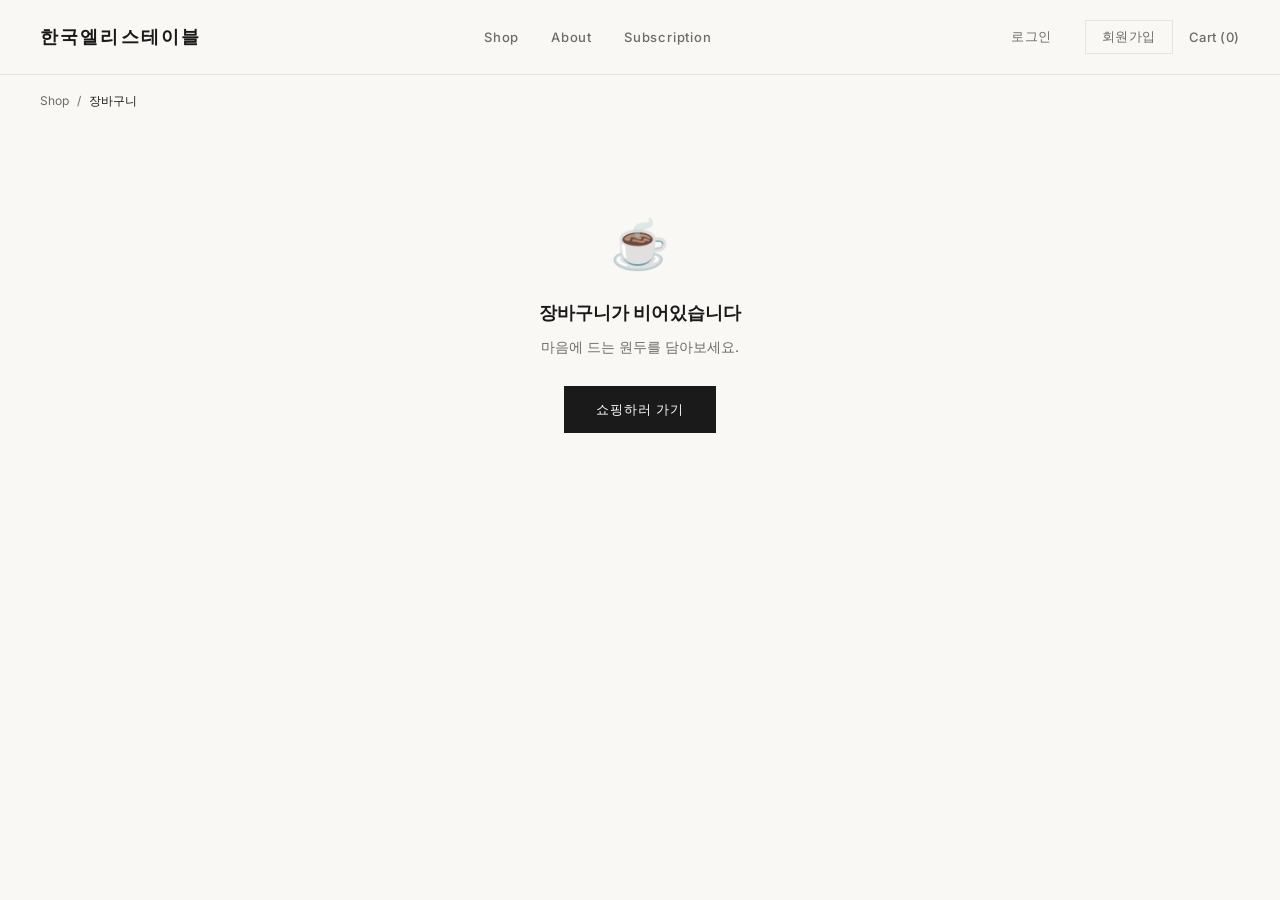
<file: cart.html>
<!DOCTYPE html>
<html lang="ko">
<head>
  <meta charset="UTF-8" />
  <meta name="viewport" content="width=device-width, initial-scale=1.0" />
  <title>장바구니 — 한국엘리스테이블</title>
  <link rel="preconnect" href="https://fonts.googleapis.com" />
  <link rel="preconnect" href="https://fonts.gstatic.com" crossorigin />
  <link href="https://fonts.googleapis.com/css2?family=Inter:wght@400;500;600&display=swap" rel="stylesheet" />
  <link rel="stylesheet" href="css/style.css" />
  <link rel="stylesheet" href="css/cart.css" />
</head>
<body>

  <header class="header">
    <a href="index.html" class="logo">한국엘리스테이블</a>
    <nav class="nav">
      <a href="index.html">Shop</a>
      <a href="about.html">About</a>
      <a href="subscription.html">Subscription</a>
    </nav>
    <div class="header-right" id="headerAuthArea"></div>
  </header>

  <div class="breadcrumb">
    <a href="shop.html">Shop</a>
    <span>/</span>
    <span>장바구니</span>
  </div>

  <!-- 장바구니 비었을 때 -->
  <div class="cart-empty" id="cartEmpty" style="display:none">
    <p class="cart-empty-icon">☕</p>
    <p class="cart-empty-title">장바구니가 비어있습니다</p>
    <p class="cart-empty-desc">마음에 드는 원두를 담아보세요.</p>
    <a href="shop.html" class="btn-go-shop">쇼핑하러 가기</a>
  </div>

  <!-- 장바구니 본문 -->
  <main class="cart-layout" id="cartLayout">

    <section class="cart-items-section">
      <div class="cart-section-header">
        <h2 class="cart-title">장바구니</h2>
        <button class="btn-clear-cart" onclick="clearCart()">전체 삭제</button>
      </div>
      <div id="cartList"></div>
    </section>

    <aside class="cart-summary">
      <h2 class="block-title">주문 요약</h2>
      <div class="cart-summary-rows">
        <div class="cart-summary-row">
          <span>상품 금액</span>
          <span id="cartSubtotal">—</span>
        </div>
        <div class="cart-summary-row">
          <span>배송비</span>
          <span id="cartShipping">—</span>
        </div>
        <div class="cart-summary-total">
          <span>최종 결제 금액</span>
          <span id="cartTotal">—</span>
        </div>
      </div>
      <p class="cart-shipping-notice" id="cartShippingNotice"></p>
      <button class="btn-checkout" onclick="proceedToCheckout()">주문하기</button>
      <a href="index.html" class="btn-continue-shopping">쇼핑 계속하기</a>
    </aside>

  </main>

  <script src="js/auth.js"></script>
  <script src="js/cart.js"></script>
</body>
</html>
</file>
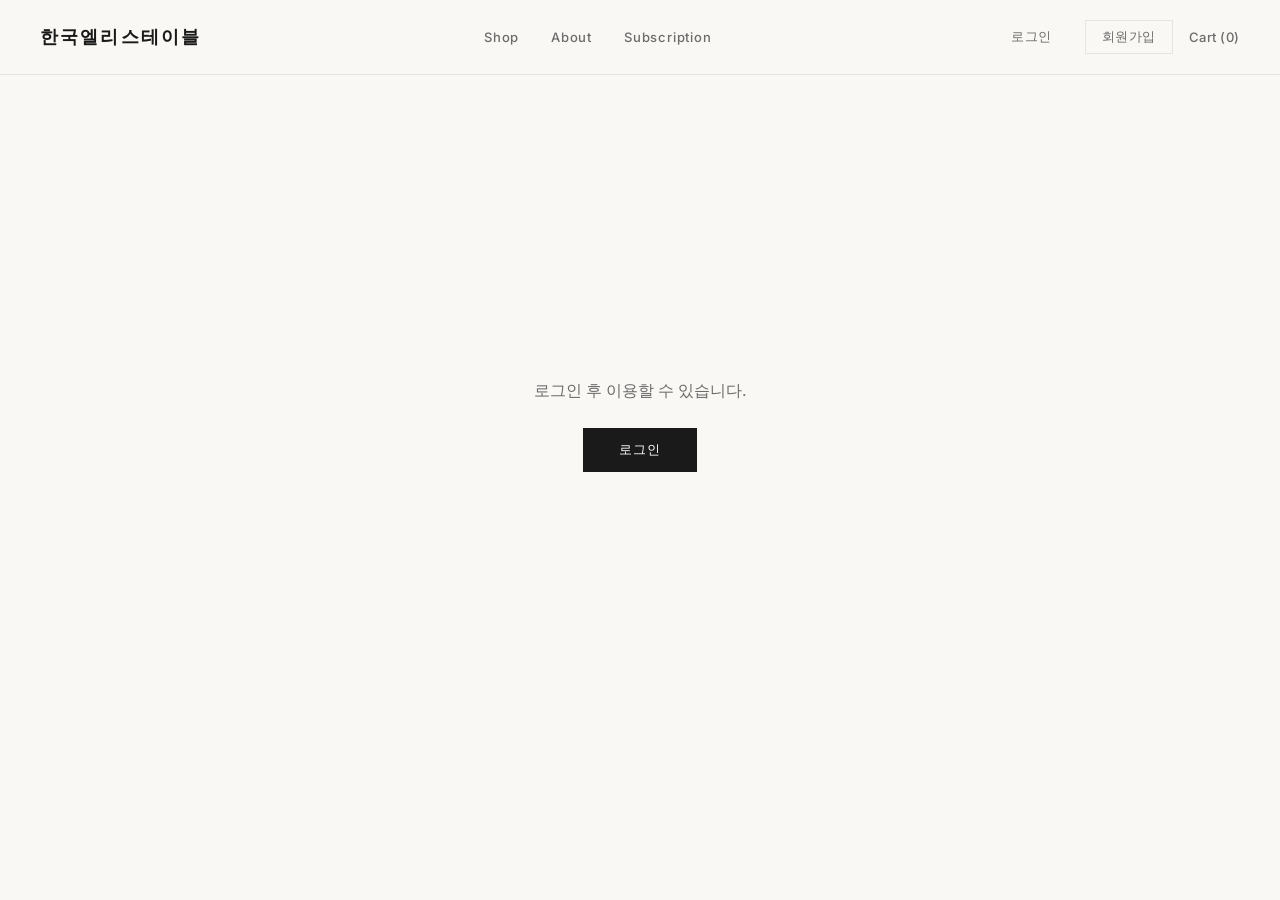
<file: mypage.html>
<!DOCTYPE html>
<html lang="ko">
<head>
  <meta charset="UTF-8" />
  <meta name="viewport" content="width=device-width, initial-scale=1.0" />
  <title>마이페이지 — 한국엘리스테이블</title>
  <link rel="preconnect" href="https://fonts.googleapis.com" />
  <link rel="preconnect" href="https://fonts.gstatic.com" crossorigin />
  <link href="https://fonts.googleapis.com/css2?family=Inter:wght@400;500;600&display=swap" rel="stylesheet" />
  <link rel="stylesheet" href="css/style.css" />
  <link rel="stylesheet" href="css/mypage.css" />
</head>
<body>

  <header class="header">
    <a href="index.html" class="logo">한국엘리스테이블</a>
    <nav class="nav">
      <a href="index.html">Shop</a>
      <a href="about.html">About</a>
      <a href="subscription.html">Subscription</a>
    </nav>
    <div class="header-right" id="headerAuthArea"></div>
  </header>

  <main class="mypage-layout" id="mypageMain" style="display:none">

    <!-- 왼쪽: 프로필 -->
    <aside class="mypage-sidebar">
      <div class="mypage-avatar" id="mypageAvatar"></div>
      <p class="mypage-name" id="mypageName"></p>
      <p class="mypage-email" id="mypageEmail"></p>
      <p class="mypage-joined" id="mypageJoined"></p>
      <div class="mypage-divider"></div>
      <nav class="mypage-nav">
        <button class="mypage-nav-btn active" onclick="showTab('orders')">주문 이력</button>
        <button class="mypage-nav-btn" onclick="showTab('subs')">구독 현황</button>
      </nav>
      <button class="mypage-logout-btn" onclick="authLogout(); location.href='index.html'">로그아웃</button>
    </aside>

    <!-- 오른쪽: 내용 -->
    <section class="mypage-content">

      <!-- 주문 이력 탭 -->
      <div id="tabOrders">
        <h2 class="mypage-section-title">주문 이력</h2>
        <div id="myOrderList"></div>
      </div>

      <!-- 구독 현황 탭 -->
      <div id="tabSubs" style="display:none">
        <h2 class="mypage-section-title">구독 현황</h2>
        <div id="mySubList"></div>
      </div>

    </section>
  </main>

  <!-- 비로그인 안내 -->
  <div class="mypage-login-prompt" id="mypagePrompt" style="display:none">
    <p class="mypage-prompt-text">로그인 후 이용할 수 있습니다.</p>
    <button class="btn-buy" style="width:auto;padding:13px 36px" onclick="openLoginModal()">로그인</button>
  </div>

  <script src="js/auth.js"></script>
  <script>
    function initMypage() {
      const session = getSession();
      if (!session) {
        document.getElementById('mypagePrompt').style.display = 'flex';
        return;
      }

      document.getElementById('mypageMain').style.display = 'grid';

      // 프로필
      const users   = JSON.parse(localStorage.getItem('beans_users') || '[]');
      const user    = users.find(u => u.email === session.email) || session;
      document.getElementById('mypageAvatar').textContent = session.name.charAt(0);
      document.getElementById('mypageName').textContent   = session.name;
      document.getElementById('mypageEmail').textContent  = session.email;
      document.getElementById('mypageJoined').textContent =
        user.joinedAt ? '가입일 · ' + formatDate(user.joinedAt) : '';

      // 주문 이력
      const orders = JSON.parse(localStorage.getItem('beans_orders') || '[]')
        .filter(o => o.email === session.email);
      const orderEl = document.getElementById('myOrderList');
      if (orders.length === 0) {
        orderEl.innerHTML = '<p class="mypage-empty">주문 이력이 없습니다.</p>';
      } else {
        orderEl.innerHTML = orders.map(o => `
          <div class="my-order-card">
            <div class="my-order-top">
              <span class="my-order-no">${o.orderNo}</span>
              <span class="my-order-date">${formatDate(o.createdAt)}</span>
              <span class="my-order-badge" style="background:${STATUS_COLORS[o.status]||'#888'}">${o.status}</span>
            </div>
            <div class="my-order-body">
              <p class="my-order-product">${o.product}</p>
              <p class="my-order-amount">${o.amount}</p>
              <p class="my-order-meta">${o.payment} · ${o.address}</p>
            </div>
          </div>
        `).join('');
      }

      // 구독 현황
      const subs = JSON.parse(localStorage.getItem('beans_subscriptions') || '[]')
        .filter(s => s.email === session.email);
      const subEl = document.getElementById('mySubList');
      if (subs.length === 0) {
        subEl.innerHTML = '<p class="mypage-empty">구독 내역이 없습니다. <a href="subscription.html" style="color:#1A1A1A;font-weight:500;">구독 신청하기 →</a></p>';
      } else {
        subEl.innerHTML = subs.map(s => `
          <div class="my-order-card">
            <div class="my-order-top">
              <span class="my-order-no">${s.plan} 플랜 · ${s.weight}</span>
              <span class="my-order-date">${formatDate(s.createdAt)}</span>
              <span class="my-order-badge" style="background:#1D4ED8">${s.status || '신청완료'}</span>
            </div>
            <div class="my-order-body">
              <p class="my-order-product">월 ${s.frequency}회 · ${s.grind}</p>
              <p class="my-order-meta">신청일 ${formatDate(s.createdAt)}</p>
            </div>
          </div>
        `).join('');
      }
    }

    const STATUS_COLORS = {
      '주문완료':'#B45309','배송준비중':'#1D4ED8','배송중':'#6D28D9','배송완료':'#2D6A4F','취소':'#C0392B'
    };

    function formatDate(iso) {
      if (!iso) return '—';
      const d = new Date(iso);
      return `${d.getFullYear()}.${String(d.getMonth()+1).padStart(2,'0')}.${String(d.getDate()).padStart(2,'0')}`;
    }

    function showTab(tab) {
      document.getElementById('tabOrders').style.display = tab === 'orders' ? '' : 'none';
      document.getElementById('tabSubs').style.display   = tab === 'subs'   ? '' : 'none';
      document.querySelectorAll('.mypage-nav-btn').forEach((b, i) => {
        b.classList.toggle('active', (i === 0 && tab === 'orders') || (i === 1 && tab === 'subs'));
      });
    }

    initMypage();
  </script>
</body>
</html>
</file>
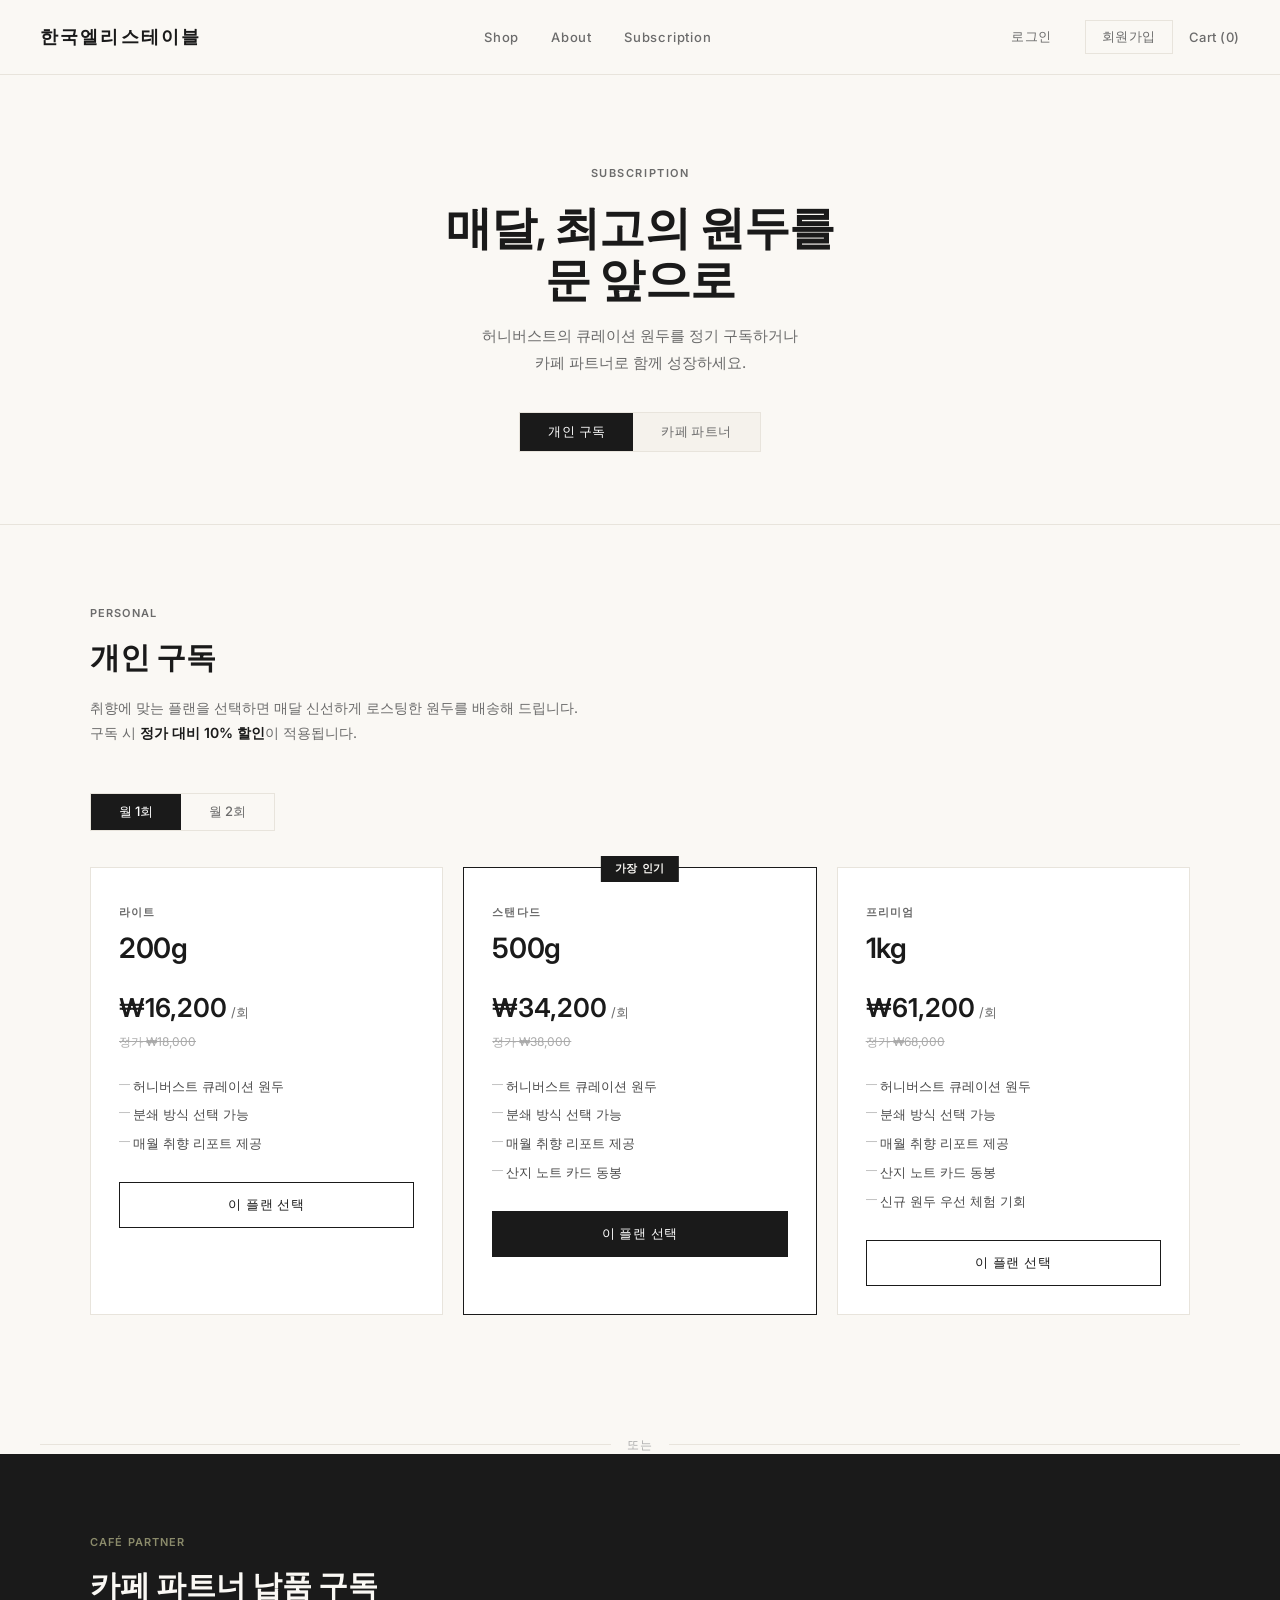
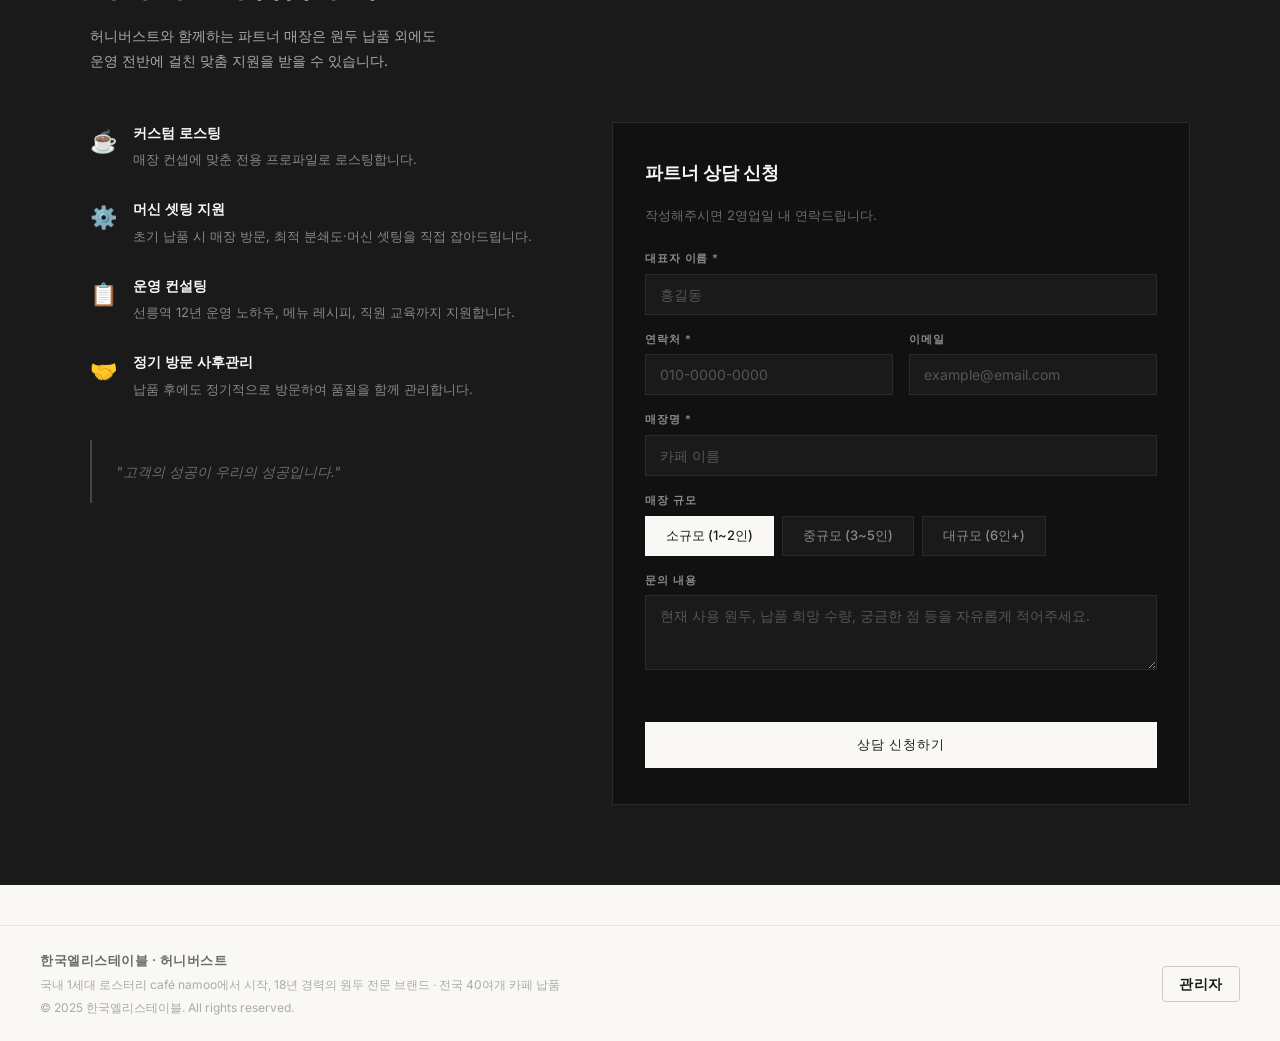
<file: subscription.html>
<!DOCTYPE html>
<html lang="ko">
<head>
  <meta charset="UTF-8" />
  <meta name="viewport" content="width=device-width, initial-scale=1.0" />
  <title>Subscription — 한국엘리스테이블</title>
  <link rel="preconnect" href="https://fonts.googleapis.com" />
  <link rel="preconnect" href="https://fonts.gstatic.com" crossorigin />
  <link href="https://fonts.googleapis.com/css2?family=Inter:wght@400;500;600&display=swap" rel="stylesheet" />
  <link rel="stylesheet" href="css/style.css" />
  <link rel="stylesheet" href="css/subscription.css" />
</head>
<body>

  <!-- HEADER -->
  <header class="header">
    <a href="index.html" class="logo">한국엘리스테이블</a>
    <nav class="nav">
      <a href="index.html">Shop</a>
      <a href="about.html">About</a>
      <a href="subscription.html" class="active">Subscription</a>
    </nav>
    <div class="header-right" id="headerAuthArea"></div>
  </header>

  <!-- HERO -->
  <section class="sub-hero">
    <p class="sub-hero-label">SUBSCRIPTION</p>
    <h1 class="sub-hero-title">매달, 최고의 원두를<br>문 앞으로</h1>
    <p class="sub-hero-desc">허니버스트의 큐레이션 원두를 정기 구독하거나<br>카페 파트너로 함께 성장하세요.</p>
    <div class="sub-hero-tabs">
      <button class="hero-tab active" onclick="scrollToSection('personal')">개인 구독</button>
      <button class="hero-tab" onclick="scrollToSection('partner')">카페 파트너</button>
    </div>
  </section>

  <!-- ======================== -->
  <!-- A. 개인 구독              -->
  <!-- ======================== -->
  <section class="sub-section" id="personal">
    <div class="sub-inner">
      <div class="sub-section-header">
        <p class="section-label">PERSONAL</p>
        <h2 class="sub-heading">개인 구독</h2>
        <p class="sub-desc">취향에 맞는 플랜을 선택하면 매달 신선하게 로스팅한 원두를 배송해 드립니다.<br>구독 시 <strong>정가 대비 10% 할인</strong>이 적용됩니다.</p>
      </div>

      <!-- 배송 주기 토글 -->
      <div class="frequency-toggle">
        <button class="freq-btn active" id="freq1" onclick="setFrequency(1)">월 1회</button>
        <button class="freq-btn" id="freq2" onclick="setFrequency(2)">월 2회</button>
      </div>

      <!-- 플랜 카드 -->
      <div class="plan-cards">

        <div class="plan-card" id="plan-light">
          <div class="plan-card-inner">
            <p class="plan-name">라이트</p>
            <p class="plan-weight">200g</p>
            <p class="plan-price-wrap">
              <span class="plan-price" id="price-light">₩16,200</span>
              <span class="plan-price-unit">/회</span>
            </p>
            <p class="plan-original" id="original-light">정가 ₩18,000</p>
            <ul class="plan-features">
              <li>허니버스트 큐레이션 원두</li>
              <li>분쇄 방식 선택 가능</li>
              <li>매월 취향 리포트 제공</li>
            </ul>
            <button class="btn-plan" onclick="openPersonalForm('라이트', '200g')">이 플랜 선택</button>
          </div>
        </div>

        <div class="plan-card plan-card--featured" id="plan-standard">
          <div class="plan-badge">가장 인기</div>
          <div class="plan-card-inner">
            <p class="plan-name">스탠다드</p>
            <p class="plan-weight">500g</p>
            <p class="plan-price-wrap">
              <span class="plan-price" id="price-standard">₩34,200</span>
              <span class="plan-price-unit">/회</span>
            </p>
            <p class="plan-original" id="original-standard">정가 ₩38,000</p>
            <ul class="plan-features">
              <li>허니버스트 큐레이션 원두</li>
              <li>분쇄 방식 선택 가능</li>
              <li>매월 취향 리포트 제공</li>
              <li>산지 노트 카드 동봉</li>
            </ul>
            <button class="btn-plan btn-plan--featured" onclick="openPersonalForm('스탠다드', '500g')">이 플랜 선택</button>
          </div>
        </div>

        <div class="plan-card" id="plan-premium">
          <div class="plan-card-inner">
            <p class="plan-name">프리미엄</p>
            <p class="plan-weight">1kg</p>
            <p class="plan-price-wrap">
              <span class="plan-price" id="price-premium">₩61,200</span>
              <span class="plan-price-unit">/회</span>
            </p>
            <p class="plan-original" id="original-premium">정가 ₩68,000</p>
            <ul class="plan-features">
              <li>허니버스트 큐레이션 원두</li>
              <li>분쇄 방식 선택 가능</li>
              <li>매월 취향 리포트 제공</li>
              <li>산지 노트 카드 동봉</li>
              <li>신규 원두 우선 체험 기회</li>
            </ul>
            <button class="btn-plan" onclick="openPersonalForm('프리미엄', '1kg')">이 플랜 선택</button>
          </div>
        </div>

      </div>

      <!-- 개인 구독 신청 폼 (숨김) -->
      <div class="inline-form" id="personalForm" style="display:none">
        <div class="inline-form-header">
          <h3 class="inline-form-title" id="personalFormTitle">구독 신청</h3>
          <button class="inline-form-close" onclick="closePersonalForm()">×</button>
        </div>
        <div class="inline-form-body">
          <div class="form-row-2">
            <div class="form-group">
              <label class="form-label">이름 <span class="required">*</span></label>
              <input type="text" id="pName" class="form-input" placeholder="홍길동" />
            </div>
            <div class="form-group">
              <label class="form-label">연락처 <span class="required">*</span></label>
              <input type="tel" id="pPhone" class="form-input" placeholder="010-0000-0000" />
            </div>
          </div>
          <div class="form-group">
            <label class="form-label">이메일 <span class="required">*</span></label>
            <input type="email" id="pEmail" class="form-input" placeholder="example@email.com" />
          </div>
          <div class="form-group">
            <label class="form-label">분쇄 방식</label>
            <div class="option-buttons">
              <button type="button" class="option-btn selected" id="grind-whole" onclick="selectGrind(this)">홀빈</button>
              <button type="button" class="option-btn" onclick="selectGrind(this)">에스프레소</button>
              <button type="button" class="option-btn" onclick="selectGrind(this)">드립</button>
              <button type="button" class="option-btn" onclick="selectGrind(this)">콜드브루</button>
            </div>
          </div>
          <div class="form-group">
            <label class="form-label">커피 취향 (선택)</label>
            <textarea class="form-textarea" id="pTaste" rows="2" placeholder="예) 산미 없는 고소한 커피, 플로럴하고 밝은 커피 등"></textarea>
          </div>
          <p class="form-error" id="personalError"></p>
          <button class="btn-submit-form" onclick="submitPersonal()">구독 신청하기</button>
        </div>
      </div>

    </div>
  </section>

  <!-- 구분선 -->
  <div class="section-divider">
    <span>또는</span>
  </div>

  <!-- ======================== -->
  <!-- B. 카페 파트너            -->
  <!-- ======================== -->
  <section class="sub-section sub-section--dark" id="partner">
    <div class="sub-inner">
      <div class="sub-section-header">
        <p class="section-label" style="color:#8B8B6B;">CAFÉ PARTNER</p>
        <h2 class="sub-heading" style="color:#FAF8F4;">카페 파트너 납품 구독</h2>
        <p class="sub-desc" style="color:#AAAAAA;">허니버스트와 함께하는 파트너 매장은 원두 납품 외에도<br>운영 전반에 걸친 맞춤 지원을 받을 수 있습니다.</p>
      </div>

      <div class="partner-layout">

        <!-- 혜택 목록 -->
        <div class="partner-benefits">
          <div class="benefit-item">
            <span class="benefit-icon">☕</span>
            <div>
              <p class="benefit-title">커스텀 로스팅</p>
              <p class="benefit-desc">매장 컨셉에 맞춘 전용 프로파일로 로스팅합니다.</p>
            </div>
          </div>
          <div class="benefit-item">
            <span class="benefit-icon">⚙️</span>
            <div>
              <p class="benefit-title">머신 셋팅 지원</p>
              <p class="benefit-desc">초기 납품 시 매장 방문, 최적 분쇄도·머신 셋팅을 직접 잡아드립니다.</p>
            </div>
          </div>
          <div class="benefit-item">
            <span class="benefit-icon">📋</span>
            <div>
              <p class="benefit-title">운영 컨설팅</p>
              <p class="benefit-desc">선릉역 12년 운영 노하우, 메뉴 레시피, 직원 교육까지 지원합니다.</p>
            </div>
          </div>
          <div class="benefit-item">
            <span class="benefit-icon">🤝</span>
            <div>
              <p class="benefit-title">정기 방문 사후관리</p>
              <p class="benefit-desc">납품 후에도 정기적으로 방문하여 품질을 함께 관리합니다.</p>
            </div>
          </div>
          <div class="partner-quote">
            "고객의 성공이 우리의 성공입니다."
          </div>
        </div>

        <!-- 상담 신청 폼 -->
        <div class="partner-form-wrap">
          <h3 class="partner-form-title">파트너 상담 신청</h3>
          <p class="partner-form-sub">작성해주시면 2영업일 내 연락드립니다.</p>

          <div class="form-group">
            <label class="form-label form-label--light">대표자 이름 <span class="required">*</span></label>
            <input type="text" id="bName" class="form-input form-input--dark" placeholder="홍길동" />
          </div>
          <div class="form-row-2">
            <div class="form-group">
              <label class="form-label form-label--light">연락처 <span class="required">*</span></label>
              <input type="tel" id="bPhone" class="form-input form-input--dark" placeholder="010-0000-0000" />
            </div>
            <div class="form-group">
              <label class="form-label form-label--light">이메일</label>
              <input type="email" id="bEmail" class="form-input form-input--dark" placeholder="example@email.com" />
            </div>
          </div>
          <div class="form-group">
            <label class="form-label form-label--light">매장명 <span class="required">*</span></label>
            <input type="text" id="bStore" class="form-input form-input--dark" placeholder="카페 이름" />
          </div>
          <div class="form-group">
            <label class="form-label form-label--light">매장 규모</label>
            <div class="option-buttons">
              <button type="button" class="option-btn option-btn--dark selected" onclick="selectScale(this)">소규모 (1~2인)</button>
              <button type="button" class="option-btn option-btn--dark" onclick="selectScale(this)">중규모 (3~5인)</button>
              <button type="button" class="option-btn option-btn--dark" onclick="selectScale(this)">대규모 (6인+)</button>
            </div>
          </div>
          <div class="form-group">
            <label class="form-label form-label--light">문의 내용</label>
            <textarea class="form-textarea form-textarea--dark" id="bMessage" rows="3" placeholder="현재 사용 원두, 납품 희망 수량, 궁금한 점 등을 자유롭게 적어주세요."></textarea>
          </div>
          <p class="form-error" id="partnerError" style="color:#F87171;"></p>
          <button class="btn-partner-submit" onclick="submitPartner()">상담 신청하기</button>
        </div>

      </div>
    </div>
  </section>

  <!-- FOOTER -->
  <footer class="site-footer">
    <div class="footer-info">
      <p class="footer-brand">한국엘리스테이블 · 허니버스트</p>
      <p class="footer-copy">국내 1세대 로스터리 café namoo에서 시작, 18년 경력의 원두 전문 브랜드 · 전국 40여개 카페 납품</p>
      <p class="footer-copy">© 2025 한국엘리스테이블. All rights reserved.</p>
    </div>
    <a href="admin-test.html" class="footer-admin-link">관리자</a>
  </footer>

  <div class="toast" id="toast"></div>

  <script src="js/auth.js"></script>
  <script>
    // 구독 페이지 로직

    // 배송 주기
    let frequency = 1;
    const BASE = { light: 18000, standard: 38000, premium: 68000 };

    function setFrequency(n) {
      frequency = n;
      document.getElementById('freq1').classList.toggle('active', n === 1);
      document.getElementById('freq2').classList.toggle('active', n === 2);
      updatePrices();
    }

    function updatePrices() {
      const disc = 0.9;
      ['light','standard','premium'].forEach(key => {
        const base = BASE[key];
        const total = Math.round(base * frequency * disc / 100) * 100;
        const orig  = base * frequency;
        document.getElementById(`price-${key}`).textContent     = '₩' + total.toLocaleString('ko-KR');
        document.getElementById(`original-${key}`).textContent  = '정가 ₩' + orig.toLocaleString('ko-KR');
      });
    }

    // 개인 구독 폼
    let selectedPlan = '', selectedWeight = '';

    function openPersonalForm(plan, weight) {
      selectedPlan = plan; selectedWeight = weight;
      document.getElementById('personalFormTitle').textContent = `${plan} 플랜 구독 신청 (${weight} · 월 ${frequency}회)`;
      document.getElementById('personalForm').style.display = '';
      document.getElementById('personalForm').scrollIntoView({ behavior: 'smooth', block: 'start' });
    }

    function closePersonalForm() {
      document.getElementById('personalForm').style.display = 'none';
      document.getElementById('personalError').textContent = '';
    }

    function selectGrind(btn) {
      document.querySelectorAll('#personalForm .option-btn').forEach(b => b.classList.remove('selected'));
      btn.classList.add('selected');
    }

    function submitPersonal() {
      const name  = document.getElementById('pName').value.trim();
      const phone = document.getElementById('pPhone').value.trim();
      const email = document.getElementById('pEmail').value.trim();
      const grind = document.querySelector('#personalForm .option-btn.selected')?.textContent || '홀빈';
      const taste = document.getElementById('pTaste').value.trim();
      const err   = document.getElementById('personalError');

      if (!name || !phone || !email) { err.textContent = '이름, 연락처, 이메일을 입력해주세요.'; return; }

      const subs = JSON.parse(localStorage.getItem('beans_subscriptions') || '[]');
      subs.push({
        type: 'personal', plan: selectedPlan, weight: selectedWeight,
        frequency, name, phone, email, grind, taste,
        createdAt: new Date().toISOString(), status: '신청완료'
      });
      localStorage.setItem('beans_subscriptions', JSON.stringify(subs));

      closePersonalForm();
      document.getElementById('pName').value = '';
      document.getElementById('pPhone').value = '';
      document.getElementById('pEmail').value = '';
      document.getElementById('pTaste').value = '';
      showToast(`${selectedPlan} 플랜 구독 신청이 완료되었습니다.`);
    }

    // 카페 파트너 폼
    function selectScale(btn) {
      document.querySelectorAll('.option-btn--dark').forEach(b => b.classList.remove('selected'));
      btn.classList.add('selected');
    }

    function submitPartner() {
      const name    = document.getElementById('bName').value.trim();
      const phone   = document.getElementById('bPhone').value.trim();
      const email   = document.getElementById('bEmail').value.trim();
      const store   = document.getElementById('bStore').value.trim();
      const scale   = document.querySelector('.option-btn--dark.selected')?.textContent || '';
      const message = document.getElementById('bMessage').value.trim();
      const err     = document.getElementById('partnerError');

      if (!name || !phone || !store) { err.textContent = '이름, 연락처, 매장명을 입력해주세요.'; return; }

      const partners = JSON.parse(localStorage.getItem('beans_partners') || '[]');
      partners.push({ name, phone, email, store, scale, message, createdAt: new Date().toISOString(), status: '상담대기' });
      localStorage.setItem('beans_partners', JSON.stringify(partners));

      document.getElementById('bName').value = '';
      document.getElementById('bPhone').value = '';
      document.getElementById('bEmail').value = '';
      document.getElementById('bStore').value = '';
      document.getElementById('bMessage').value = '';
      err.textContent = '';
      showToast('파트너 상담 신청이 완료되었습니다. 2영업일 내 연락드리겠습니다.');
    }

    function scrollToSection(id) {
      document.getElementById(id).scrollIntoView({ behavior: 'smooth' });
    }

    function showToast(msg) {
      const t = document.getElementById('toast');
      t.textContent = msg;
      t.classList.add('show');
      setTimeout(() => t.classList.remove('show'), 3500);
    }
  </script>

</body>
</html>
</file>
<file: css/style.css>
/* ===== RESET & BASE ===== */
*, *::before, *::after {
  box-sizing: border-box;
  margin: 0;
  padding: 0;
}

body {
  font-family: 'Inter', -apple-system, sans-serif;
  background-color: #FAF8F4;
  color: #1A1A1A;
  font-size: 15px;
  line-height: 1.6;
}

a {
  text-decoration: none;
  color: inherit;
}

img {
  display: block;
  width: 100%;
  height: 100%;
  object-fit: cover;
}

button {
  cursor: pointer;
  font-family: inherit;
  border: none;
  background: none;
}

/* ===== HEADER ===== */
.header {
  display: flex;
  align-items: center;
  justify-content: space-between;
  padding: 20px 40px;
  border-bottom: 1px solid #E8E4DC;
  background-color: #FAF8F4;
  position: sticky;
  top: 0;
  z-index: 100;
}

.logo {
  font-size: 18px;
  font-weight: 600;
  letter-spacing: 0.12em;
}

.nav {
  display: flex;
  gap: 32px;
}

.nav a {
  font-size: 13px;
  font-weight: 500;
  letter-spacing: 0.06em;
  color: #6B6B6B;
  transition: color 0.2s;
}

.nav a:hover {
  color: #1A1A1A;
}

.cart-icon {
  font-size: 13px;
  font-weight: 500;
  letter-spacing: 0.04em;
  color: #6B6B6B;
}

/* ===== 로그인 상태 ===== */
.auth-user-btn {
  font-size: 13px;
  font-weight: 600;
  color: #1A1A1A;
  letter-spacing: 0.02em;
  text-decoration: none;
  transition: color 0.2s;
}
.auth-user-btn:hover { color: #6B6B6B; }

.auth-btn--ghost {
  border-color: transparent !important;
  padding-left: 4px;
  padding-right: 4px;
}
.auth-btn--ghost:hover { border-color: transparent !important; }

/* ===== HEADER RIGHT ===== */
.header-right {
  display: flex;
  align-items: center;
  gap: 16px;
}

.auth-btn {
  font-size: 13px;
  font-weight: 500;
  letter-spacing: 0.04em;
  color: #6B6B6B;
  padding: 7px 16px;
  border: 1px solid #E8E4DC;
  background: none;
  transition: border-color 0.2s, color 0.2s;
}

.auth-btn:hover {
  border-color: #1A1A1A;
  color: #1A1A1A;
}

/* ===== 회원가입 모달 ===== */
.modal-overlay {
  position: fixed;
  inset: 0;
  background-color: rgba(26, 26, 26, 0.5);
  z-index: 1000;
  display: flex;
  align-items: center;
  justify-content: center;
  opacity: 0;
  visibility: hidden;
  transition: opacity 0.25s, visibility 0.25s;
}

.modal-overlay.open {
  opacity: 1;
  visibility: visible;
}

.modal-container {
  background-color: #FAF8F4;
  padding: 48px 44px;
  width: 100%;
  max-width: 420px;
  position: relative;
  transform: translateY(16px);
  transition: transform 0.25s;
}

.modal-overlay.open .modal-container {
  transform: translateY(0);
}

.modal-close {
  position: absolute;
  top: 20px;
  right: 24px;
  font-size: 22px;
  color: #6B6B6B;
  line-height: 1;
  transition: color 0.2s;
}

.modal-close:hover {
  color: #1A1A1A;
}

.modal-title {
  font-size: 22px;
  font-weight: 600;
  letter-spacing: -0.01em;
  margin-bottom: 6px;
}

.modal-sub {
  font-size: 13px;
  color: #6B6B6B;
  margin-bottom: 32px;
}

.signup-form {
  display: flex;
  flex-direction: column;
  gap: 18px;
}

.form-group {
  display: flex;
  flex-direction: column;
  gap: 6px;
}

.form-label {
  font-size: 11px;
  font-weight: 600;
  letter-spacing: 0.08em;
  color: #6B6B6B;
}

.form-input {
  padding: 11px 14px;
  border: 1px solid #E8E4DC;
  background-color: #FFFFFF;
  font-family: inherit;
  font-size: 14px;
  color: #1A1A1A;
  outline: none;
  transition: border-color 0.2s;
}

.form-input:focus {
  border-color: #1A1A1A;
}

.form-input::placeholder {
  color: #BBBBBB;
}

.form-error {
  font-size: 12px;
  color: #C0392B;
  min-height: 16px;
}

.btn-signup-submit {
  width: 100%;
  padding: 14px;
  background-color: #1A1A1A;
  color: #FFFFFF;
  font-size: 13px;
  font-weight: 500;
  letter-spacing: 0.1em;
  text-transform: uppercase;
  transition: background-color 0.2s;
  margin-top: 6px;
}

.btn-signup-submit:hover {
  background-color: #444444;
}

@media (max-width: 768px) {
  .modal-container {
    padding: 40px 28px;
    margin: 0 20px;
  }
}

/* ===== BREADCRUMB ===== */
.breadcrumb {
  display: flex;
  align-items: center;
  gap: 8px;
  padding: 16px 40px;
  font-size: 12px;
  color: #6B6B6B;
}

.breadcrumb a:hover {
  color: #1A1A1A;
}

.breadcrumb span:last-child {
  color: #1A1A1A;
}

/* ===== PRODUCT LAYOUT ===== */
.product-layout {
  display: grid;
  grid-template-columns: 1fr 1fr;
  gap: 64px;
  max-width: 1200px;
  margin: 0 auto;
  padding: 40px 40px 80px;
}

/* ===== 이미지 영역 ===== */
.product-images {
  display: flex;
  flex-direction: column;
  gap: 12px;
}

.image-main {
  width: 100%;
  aspect-ratio: 1 / 1;
  background-color: #F0EDE6;
  overflow: hidden;
}

.image-main img {
  transition: transform 0.4s ease;
}

.image-main:hover img {
  transform: scale(1.02);
}

.image-thumbnails {
  display: flex;
  gap: 8px;
}

.thumb {
  width: 80px;
  height: 80px;
  border: 1px solid #E8E4DC;
  overflow: hidden;
  background: none;
  padding: 0;
  transition: border-color 0.2s;
}

.thumb:hover {
  border-color: #1A1A1A;
}

.thumb.active {
  border-color: #1A1A1A;
}

/* ===== 상품 정보 영역 ===== */
.product-info {
  display: flex;
  flex-direction: column;
  gap: 24px;
}

.product-header {
  display: flex;
  flex-direction: column;
  gap: 8px;
}

.product-region {
  font-size: 11px;
  font-weight: 600;
  letter-spacing: 0.12em;
  color: #6B6B6B;
}

.product-name {
  font-size: 28px;
  font-weight: 600;
  line-height: 1.2;
  letter-spacing: -0.01em;
}

.product-price {
  font-size: 24px;
  font-weight: 500;
  margin-top: 4px;
}

/* ===== 메타 정보 ===== */
.product-meta {
  display: flex;
  flex-direction: column;
  gap: 8px;
}

.meta-row {
  display: flex;
  gap: 16px;
  font-size: 13px;
}

.meta-label {
  font-weight: 600;
  letter-spacing: 0.08em;
  color: #6B6B6B;
  min-width: 80px;
  font-size: 11px;
}

.meta-value {
  color: #1A1A1A;
}

/* ===== 플레이버 노트 ===== */
.section-label {
  font-size: 11px;
  font-weight: 600;
  letter-spacing: 0.1em;
  color: #6B6B6B;
  margin-bottom: 10px;
}

/* ===== 가로형 막대 차트 ===== */
.flavor-body {
  display: flex;
  flex-direction: column;
  gap: 20px;
}

.flavor-bar-chart {
  display: flex;
  flex-direction: column;
  gap: 13px;
}

.fbar-row {
  display: flex;
  flex-direction: column;
  gap: 5px;
}

.fbar-header {
  display: flex;
  justify-content: space-between;
  align-items: baseline;
}

.fbar-label {
  font-size: 10px;
  font-weight: 600;
  letter-spacing: 0.1em;
  color: #8A8480;
  text-transform: uppercase;
}

.fbar-value {
  font-size: 13px;
  font-weight: 600;
  color: #1A1A1A;
  line-height: 1;
}

.fbar-max {
  font-size: 10px;
  font-weight: 400;
  color: #B8B0A8;
}

.fbar-track {
  height: 8px;
  background: #EDE9E2;
  border-radius: 99px;
  overflow: hidden;
}

.fbar-fill {
  height: 100%;
  border-radius: 99px;
  transition: width 0.65s cubic-bezier(0.4, 0, 0.2, 1);
}

.flavor-tags {
  display: flex;
  flex-wrap: wrap;
  gap: 8px;
}

.flavor-tag {
  padding: 8px 14px;
  border: 1px solid #E8E4DC;
  font-size: 13px;
  color: #6B6B6B;
  background-color: #FFFFFF;
  letter-spacing: 0.03em;
}

/* ===== 구분선 ===== */
.divider {
  height: 1px;
  background-color: #E8E4DC;
}

/* ===== 옵션 그룹 ===== */
.option-group {
  display: flex;
  flex-direction: column;
}

.option-buttons {
  display: flex;
  flex-wrap: wrap;
  gap: 8px;
}

.option-btn {
  padding: 10px 20px;
  border: 1px solid #E8E4DC;
  background-color: #FFFFFF;
  font-size: 13px;
  font-weight: 500;
  color: #1A1A1A;
  transition: border-color 0.2s, background-color 0.2s, color 0.2s;
}

.option-btn:hover {
  border-color: #1A1A1A;
}

.option-btn.selected {
  border-color: #1A1A1A;
  background-color: #1A1A1A;
  color: #FFFFFF;
}

/* ===== 수량 선택 ===== */
.quantity-selector {
  display: flex;
  align-items: center;
  border: 1px solid #E8E4DC;
  width: fit-content;
  background-color: #FFFFFF;
}

.qty-btn {
  width: 40px;
  height: 40px;
  font-size: 18px;
  color: #1A1A1A;
  display: flex;
  align-items: center;
  justify-content: center;
  transition: background-color 0.2s;
}

.qty-btn:hover {
  background-color: #F0EDE6;
}

.qty-value {
  min-width: 48px;
  text-align: center;
  font-size: 15px;
  font-weight: 500;
  border-left: 1px solid #E8E4DC;
  border-right: 1px solid #E8E4DC;
  height: 40px;
  line-height: 40px;
}

/* ===== 재고 상태 ===== */
.stock-status {
  font-size: 13px;
}

.in-stock {
  color: #2D6A4F;
}

.out-of-stock {
  color: #C0392B;
}

/* ===== 구매 버튼 ===== */
.purchase-buttons {
  display: flex;
  flex-direction: column;
  gap: 10px;
}

.btn-cart,
.btn-buy {
  width: 100%;
  padding: 16px;
  font-size: 13px;
  font-weight: 500;
  letter-spacing: 0.1em;
  text-transform: uppercase;
  transition: background-color 0.2s, color 0.2s;
}

.btn-cart {
  background-color: #FFFFFF;
  color: #1A1A1A;
  border: 1px solid #1A1A1A;
}

.btn-cart:hover {
  background-color: #F0EDE6;
}

.btn-buy {
  background-color: #1A1A1A;
  color: #FFFFFF;
}

.btn-buy:hover {
  background-color: #444444;
}

/* ===== 제품 스토리 & 추출 가이드 ===== */
.product-story,
.product-brew {
  display: flex;
  flex-direction: column;
  gap: 0;
}

.story-text {
  font-size: 14px;
  color: #4A4A4A;
  line-height: 1.85;
}

.brew-guide-grid {
  display: grid;
  grid-template-columns: 1fr 1fr;
  gap: 10px;
}

.brew-guide-item {
  display: flex;
  flex-direction: column;
  gap: 5px;
  padding: 14px 16px;
  background-color: #F5F2EC;
}

.brew-guide-label {
  font-size: 10px;
  font-weight: 600;
  letter-spacing: 0.1em;
  color: #6B6B6B;
}

.brew-guide-value {
  font-size: 14px;
  font-weight: 500;
  color: #1A1A1A;
}

/* ===== 원산지 지도 ===== */
.origin-map-section {
  background-color: #F5F2EC;
  border-top: 1px solid #E8E4DC;
  padding: 48px 40px 56px;
}

.origin-map-inner {
  max-width: 1120px;
  margin: 0 auto;
}

.origin-map-header {
  display: flex;
  flex-direction: column;
  gap: 6px;
  margin-bottom: 20px;
}

.origin-map-title {
  font-size: 22px;
  font-weight: 600;
  letter-spacing: -0.01em;
}

.origin-map-sub {
  font-size: 13px;
  color: #6B6B6B;
}

#originMapIframe {
  width: 100%;
  height: 420px;
  border: 1px solid #E8E4DC;
  display: block;
}

@media (max-width: 768px) {
  .origin-map-section {
    padding: 32px 20px 40px;
  }
  #originMapIframe {
    height: 280px;
  }
}

/* ===== FOOTER ===== */
.site-footer {
  display: flex;
  align-items: center;
  justify-content: space-between;
  padding: 24px 40px;
  border-top: 1px solid #E8E4DC;
  margin-top: 40px;
}

.footer-info {
  display: flex;
  flex-direction: column;
  gap: 4px;
}

.footer-brand {
  font-size: 13px;
  font-weight: 600;
  color: #6B6B6B;
  letter-spacing: 0.04em;
}

.footer-copy {
  font-size: 12px;
  color: #AAAAAA;
}

.footer-admin-link {
  font-size: 14px;
  font-weight: 600;
  color: #1A1A1A;
  text-decoration: none;
  border: 1px solid #D0CBC2;
  padding: 6px 16px;
  border-radius: 4px;
  transition: background 0.25s, border-color 0.25s;
  letter-spacing: 0.04em;
}

.footer-admin-link:hover {
  background: #1A1A1A;
  color: #FAF8F4;
  border-color: #1A1A1A;
}

/* ===== 햄버거 버튼 (PC에서 숨김) ===== */
.mobile-menu-btn {
  display: none;
  flex-direction: column;
  justify-content: center;
  gap: 5px;
  background: none;
  border: none;
  cursor: pointer;
  padding: 6px 4px;
  flex-shrink: 0;
  margin-left: auto;
  margin-right: 10px;
}
.mobile-menu-btn span {
  display: block;
  width: 20px;
  height: 1.5px;
  background-color: #1A1A1A;
  transition: transform 0.25s, opacity 0.25s;
  transform-origin: center;
}
.mobile-menu-btn.open span:nth-child(1) { transform: translateY(6.5px) rotate(45deg); }
.mobile-menu-btn.open span:nth-child(2) { opacity: 0; }
.mobile-menu-btn.open span:nth-child(3) { transform: translateY(-6.5px) rotate(-45deg); }

/* ===== RESPONSIVE ===== */
@media (max-width: 768px) {
  /* 헤더 */
  .header {
    padding: 14px 16px;
    position: sticky;
  }

  .logo {
    font-size: 13px;
    letter-spacing: 0.05em;
    white-space: nowrap;
    flex-shrink: 0;
  }

  /* 모바일 nav — 드롭다운으로 전환 */
  .nav {
    display: none;
    position: absolute;
    top: 100%;
    left: 0;
    right: 0;
    background-color: #FAF8F4;
    border-bottom: 2px solid #E8E4DC;
    flex-direction: column;
    gap: 0;
    z-index: 50;
    box-shadow: 0 8px 20px rgba(26,26,26,0.10);
    padding: 4px 0 8px;
  }
  .nav.open {
    display: flex;
  }
  .nav a {
    padding: 15px 20px;
    font-size: 15px;
    font-weight: 500;
    color: #1A1A1A;
    letter-spacing: 0.02em;
    border-bottom: 1px solid #F0EDE6;
  }
  .nav a:hover,
  .nav a.active {
    background-color: #F5F2EC;
    color: #1A1A1A;
  }

  /* 햄버거 버튼 표시 */
  .mobile-menu-btn {
    display: flex;
  }

  /* header-right: cart만 */
  .header-right {
    gap: 0;
    flex-shrink: 0;
  }
  .auth-btn,
  .auth-user-btn {
    display: none !important;
  }
  .header-right .cart-icon {
    font-size: 12px;
    white-space: nowrap;
    padding: 4px 0;
  }

  /* 모바일 nav 안 auth 영역 */
  .mobile-nav-auth {
    border-top: 2px solid #E8E4DC;
    margin-top: 4px;
    padding-top: 4px;
  }
  .mobile-nav-link {
    display: block;
    padding: 14px 20px;
    font-size: 14px;
    font-weight: 500;
    color: #6B6B6B;
    text-decoration: none;
    border-bottom: 1px solid #F0EDE6;
    background: none;
    border-left: none;
    border-right: none;
    border-top: none;
    cursor: pointer;
    font-family: inherit;
    text-align: left;
    width: 100%;
    letter-spacing: 0.02em;
    transition: background-color 0.15s, color 0.15s;
  }
  .mobile-nav-link:hover {
    background-color: #F5F2EC;
    color: #1A1A1A;
  }
  .mobile-nav-link--admin {
    font-size: 13px;
    color: #AAAAAA;
  }

  /* 기타 */
  .breadcrumb {
    padding: 12px 20px;
  }
  .product-layout {
    grid-template-columns: 1fr;
    gap: 32px;
    padding: 20px 20px 60px;
  }
  .product-name { font-size: 22px; }
  .product-price { font-size: 20px; }
}
</file>
<file: css/cart.css>
/* ===== 장바구니 비어있을 때 ===== */
.cart-empty {
  text-align: center;
  padding: 80px 20px;
}

.cart-empty-icon {
  font-size: 48px;
  margin-bottom: 16px;
}

.cart-empty-title {
  font-size: 18px;
  font-weight: 600;
  margin-bottom: 8px;
}

.cart-empty-desc {
  font-size: 14px;
  color: #6B6B6B;
  margin-bottom: 28px;
}

.btn-go-shop {
  display: inline-block;
  padding: 13px 32px;
  background-color: #1A1A1A;
  color: #FFFFFF;
  font-size: 13px;
  font-weight: 500;
  letter-spacing: 0.08em;
  text-decoration: none;
  transition: background-color 0.2s;
}

.btn-go-shop:hover {
  background-color: #444444;
}

/* ===== 장바구니 레이아웃 ===== */
.cart-layout {
  display: grid;
  grid-template-columns: 1fr 320px;
  gap: 40px;
  max-width: 1100px;
  margin: 40px auto 80px;
  padding: 0 40px;
  align-items: start;
}

/* ===== 상품 목록 섹션 ===== */
.cart-section-header {
  display: flex;
  align-items: center;
  justify-content: space-between;
  padding-bottom: 16px;
  border-bottom: 1px solid #1A1A1A;
  margin-bottom: 0;
}

.cart-title {
  font-size: 16px;
  font-weight: 600;
}

.btn-clear-cart {
  font-size: 12px;
  color: #AAAAAA;
  background: none;
  border: none;
  cursor: pointer;
  font-family: 'Inter', sans-serif;
  text-decoration: underline;
  transition: color 0.2s;
}

.btn-clear-cart:hover {
  color: #C0392B;
}

/* ===== 장바구니 아이템 ===== */
.cart-item {
  display: grid;
  grid-template-columns: 100px 1fr;
  gap: 20px;
  padding: 24px 0;
  border-bottom: 1px solid #E8E4DC;
  align-items: start;
}

.cart-item-img {
  width: 100px;
  height: 100px;
  object-fit: cover;
  background-color: #F0EDE6;
  display: block;
}

.cart-item-info {
  display: flex;
  flex-direction: column;
  gap: 6px;
}

.cart-item-region {
  font-size: 10px;
  font-weight: 600;
  letter-spacing: 0.1em;
  color: #6B6B6B;
}

.cart-item-name {
  font-size: 15px;
  font-weight: 600;
}

.cart-item-options {
  font-size: 13px;
  color: #6B6B6B;
}

.cart-item-bottom {
  display: flex;
  align-items: center;
  gap: 16px;
  margin-top: 10px;
}

/* 수량 조절 */
.cart-qty {
  display: flex;
  align-items: center;
  border: 1px solid #E8E4DC;
  background-color: #FFFFFF;
}

.cart-qty-btn {
  width: 32px;
  height: 32px;
  font-size: 16px;
  color: #1A1A1A;
  display: flex;
  align-items: center;
  justify-content: center;
  transition: background-color 0.2s;
  background: none;
  border: none;
  cursor: pointer;
  font-family: 'Inter', sans-serif;
}

.cart-qty-btn:hover {
  background-color: #F0EDE6;
}

.cart-qty-value {
  min-width: 36px;
  text-align: center;
  font-size: 14px;
  font-weight: 500;
  border-left: 1px solid #E8E4DC;
  border-right: 1px solid #E8E4DC;
  height: 32px;
  line-height: 32px;
}

.cart-item-price {
  font-size: 15px;
  font-weight: 600;
  margin-left: auto;
}

.btn-remove-item {
  color: #AAAAAA;
  font-size: 20px;
  line-height: 1;
  background: none;
  border: none;
  cursor: pointer;
  transition: color 0.2s;
  font-family: 'Inter', sans-serif;
  padding: 0 4px;
}

.btn-remove-item:hover {
  color: #C0392B;
}

/* ===== 주문 요약 (sticky) ===== */
.cart-summary {
  position: sticky;
  top: 80px;
  background-color: #FFFFFF;
  border: 1px solid #E8E4DC;
  padding: 24px;
}

.cart-summary-rows {
  display: flex;
  flex-direction: column;
  gap: 12px;
  margin-bottom: 20px;
  padding-bottom: 16px;
  border-bottom: 1px solid #E8E4DC;
}

.cart-summary-row {
  display: flex;
  justify-content: space-between;
  font-size: 13px;
  color: #6B6B6B;
}

.cart-summary-total {
  display: flex;
  justify-content: space-between;
  font-size: 17px;
  font-weight: 600;
  color: #1A1A1A;
  padding-top: 4px;
}

.cart-shipping-notice {
  font-size: 12px;
  color: #2D6A4F;
  margin-bottom: 16px;
  text-align: center;
}

.btn-checkout {
  width: 100%;
  padding: 14px;
  background-color: #1A1A1A;
  color: #FFFFFF;
  font-family: 'Inter', sans-serif;
  font-size: 13px;
  font-weight: 500;
  letter-spacing: 0.08em;
  border: none;
  cursor: pointer;
  transition: background-color 0.2s;
  margin-bottom: 10px;
}

.btn-checkout:hover {
  background-color: #444444;
}

.btn-continue-shopping {
  display: block;
  padding: 12px;
  text-align: center;
  font-size: 13px;
  color: #6B6B6B;
  border: 1px solid #E8E4DC;
  text-decoration: none;
  transition: all 0.2s;
}

.btn-continue-shopping:hover {
  border-color: #1A1A1A;
  color: #1A1A1A;
}

/* ===== 카트 추가 토스트 ===== */
.cart-toast {
  position: fixed;
  bottom: 28px;
  right: 28px;
  display: flex;
  align-items: center;
  gap: 14px;
  padding: 14px 20px;
  background-color: #1A1A1A;
  color: #FFFFFF;
  font-size: 13px;
  opacity: 0;
  transform: translateY(8px);
  transition: opacity 0.25s, transform 0.25s;
  pointer-events: none;
  z-index: 999;
}

.cart-toast.show {
  opacity: 1;
  transform: translateY(0);
  pointer-events: auto;
}

.cart-toast-link {
  color: #AAAAAA;
  font-size: 12px;
  text-decoration: underline;
  cursor: pointer;
  pointer-events: auto;
  background: none;
  border: none;
  font-family: 'Inter', sans-serif;
  transition: color 0.2s;
}

.cart-toast-link:hover {
  color: #FFFFFF;
}

/* ===== RESPONSIVE ===== */
@media (max-width: 768px) {
  .cart-layout {
    grid-template-columns: 1fr;
    padding: 0 20px;
    margin: 24px auto 60px;
  }

  .cart-summary {
    position: static;
  }

  .cart-item {
    grid-template-columns: 80px 1fr;
    gap: 14px;
  }

  .cart-item-img {
    width: 80px;
    height: 80px;
  }
}
</file>
<file: css/mypage.css>
/* ===== 마이페이지 레이아웃 ===== */
.mypage-layout {
  display: grid;
  grid-template-columns: 240px 1fr;
  max-width: 1100px;
  margin: 48px auto 80px;
  padding: 0 40px;
  gap: 48px;
  align-items: start;
}

/* ===== 사이드바 ===== */
.mypage-sidebar {
  display: flex;
  flex-direction: column;
  align-items: center;
  padding: 32px 24px;
  background-color: #FFFFFF;
  border: 1px solid #E8E4DC;
  position: sticky;
  top: 80px;
}

.mypage-avatar {
  width: 64px;
  height: 64px;
  border-radius: 50%;
  background-color: #1A1A1A;
  color: #FAF8F4;
  font-size: 26px;
  font-weight: 600;
  display: flex;
  align-items: center;
  justify-content: center;
  margin-bottom: 14px;
}

.mypage-name {
  font-size: 16px;
  font-weight: 600;
  color: #1A1A1A;
  margin-bottom: 4px;
}

.mypage-email {
  font-size: 12px;
  color: #6B6B6B;
  margin-bottom: 4px;
  text-align: center;
  word-break: break-all;
}

.mypage-joined {
  font-size: 11px;
  color: #AAAAAA;
}

.mypage-divider {
  width: 100%;
  height: 1px;
  background-color: #E8E4DC;
  margin: 20px 0;
}

.mypage-nav {
  display: flex;
  flex-direction: column;
  gap: 4px;
  width: 100%;
  margin-bottom: 20px;
}

.mypage-nav-btn {
  width: 100%;
  padding: 10px 14px;
  text-align: left;
  font-size: 13px;
  font-weight: 500;
  font-family: inherit;
  color: #6B6B6B;
  background: none;
  border: none;
  cursor: pointer;
  transition: color 0.2s, background-color 0.2s;
  border-radius: 2px;
}

.mypage-nav-btn:hover { color: #1A1A1A; background-color: #F5F2EC; }
.mypage-nav-btn.active { color: #1A1A1A; font-weight: 600; background-color: #F5F2EC; }

.mypage-logout-btn {
  width: 100%;
  padding: 10px;
  font-size: 12px;
  font-weight: 500;
  font-family: inherit;
  color: #AAAAAA;
  background: none;
  border: 1px solid #E8E4DC;
  cursor: pointer;
  transition: color 0.2s, border-color 0.2s;
}

.mypage-logout-btn:hover { color: #C0392B; border-color: #C0392B; }

/* ===== 콘텐츠 ===== */
.mypage-content {
  min-height: 400px;
}

.mypage-section-title {
  font-size: 20px;
  font-weight: 600;
  letter-spacing: -0.01em;
  margin-bottom: 24px;
  padding-bottom: 16px;
  border-bottom: 1px solid #E8E4DC;
}

/* ===== 주문 카드 ===== */
.my-order-card {
  background-color: #FFFFFF;
  border: 1px solid #E8E4DC;
  margin-bottom: 12px;
  overflow: hidden;
}

.my-order-top {
  display: flex;
  align-items: center;
  gap: 12px;
  padding: 12px 18px;
  background-color: #FAF8F4;
  border-bottom: 1px solid #E8E4DC;
  flex-wrap: wrap;
}

.my-order-no {
  font-size: 13px;
  font-weight: 600;
  letter-spacing: 0.02em;
  flex: 1;
  min-width: 0;
}

.my-order-date {
  font-size: 12px;
  color: #6B6B6B;
}

.my-order-badge {
  padding: 3px 10px;
  color: #FFFFFF;
  font-size: 11px;
  font-weight: 600;
  border-radius: 2px;
  white-space: nowrap;
}

.my-order-body {
  padding: 16px 18px;
  display: flex;
  flex-direction: column;
  gap: 5px;
}

.my-order-product {
  font-size: 14px;
  font-weight: 500;
  color: #1A1A1A;
}

.my-order-amount {
  font-size: 16px;
  font-weight: 600;
  color: #1A1A1A;
}

.my-order-meta {
  font-size: 12px;
  color: #6B6B6B;
}

.mypage-empty {
  font-size: 14px;
  color: #AAAAAA;
  padding: 40px 0;
  text-align: center;
  line-height: 1.8;
}

/* ===== 비로그인 안내 ===== */
.mypage-login-prompt {
  display: flex;
  flex-direction: column;
  align-items: center;
  justify-content: center;
  gap: 24px;
  min-height: calc(100vh - 200px);
}

.mypage-prompt-text {
  font-size: 16px;
  color: #6B6B6B;
}

/* ===== RESPONSIVE ===== */
@media (max-width: 768px) {
  .mypage-layout {
    grid-template-columns: 1fr;
    padding: 0 20px;
    margin: 24px auto 60px;
    gap: 24px;
  }

  .mypage-sidebar {
    position: static;
  }
}
</file>
<file: css/subscription.css>
/* ===== HERO ===== */
.sub-hero {
  text-align: center;
  padding: 90px 40px 72px;
  border-bottom: 1px solid #E8E4DC;
}

.sub-hero-label {
  font-size: 11px;
  font-weight: 600;
  letter-spacing: 0.14em;
  color: #6B6B6B;
  margin-bottom: 18px;
}

.sub-hero-title {
  font-size: 46px;
  font-weight: 600;
  letter-spacing: -0.02em;
  line-height: 1.15;
  margin-bottom: 16px;
}

.sub-hero-desc {
  font-size: 15px;
  color: #6B6B6B;
  line-height: 1.8;
  margin-bottom: 36px;
}

.sub-hero-tabs {
  display: inline-flex;
  border: 1px solid #E8E4DC;
  background-color: #F5F2EC;
}

.hero-tab {
  padding: 10px 28px;
  font-size: 13px;
  font-weight: 500;
  color: #6B6B6B;
  background: none;
  border: none;
  cursor: pointer;
  transition: background-color 0.2s, color 0.2s;
  letter-spacing: 0.03em;
}

.hero-tab.active {
  background-color: #1A1A1A;
  color: #FFFFFF;
}

/* ===== SECTION ===== */
.sub-section {
  padding: 80px 40px;
  background-color: #FAF8F4;
}

.sub-section--dark {
  background-color: #1A1A1A;
}

.sub-inner {
  max-width: 1100px;
  margin: 0 auto;
}

.sub-section-header {
  margin-bottom: 48px;
}

.sub-heading {
  font-size: 30px;
  font-weight: 600;
  letter-spacing: -0.01em;
  margin: 10px 0 14px;
}

.sub-desc {
  font-size: 14px;
  color: #6B6B6B;
  line-height: 1.8;
}

.sub-desc strong {
  color: #1A1A1A;
  font-weight: 600;
}

/* ===== 주기 토글 ===== */
.frequency-toggle {
  display: inline-flex;
  border: 1px solid #E8E4DC;
  margin-bottom: 36px;
}

.freq-btn {
  padding: 9px 28px;
  font-size: 13px;
  font-weight: 500;
  color: #6B6B6B;
  background: none;
  border: none;
  cursor: pointer;
  transition: background-color 0.2s, color 0.2s;
}

.freq-btn.active {
  background-color: #1A1A1A;
  color: #FFFFFF;
}

/* ===== 플랜 카드 ===== */
.plan-cards {
  display: grid;
  grid-template-columns: repeat(3, 1fr);
  gap: 20px;
  margin-bottom: 40px;
}

.plan-card {
  border: 1px solid #E8E4DC;
  background-color: #FFFFFF;
  position: relative;
  transition: box-shadow 0.2s;
}

.plan-card:hover {
  box-shadow: 0 4px 24px rgba(26,26,26,0.08);
}

.plan-card--featured {
  border-color: #1A1A1A;
}

.plan-badge {
  position: absolute;
  top: -12px;
  left: 50%;
  transform: translateX(-50%);
  background-color: #1A1A1A;
  color: #FAF8F4;
  font-size: 11px;
  font-weight: 600;
  letter-spacing: 0.06em;
  padding: 4px 14px;
  white-space: nowrap;
}

.plan-card-inner {
  padding: 36px 28px 28px;
  display: flex;
  flex-direction: column;
}

.plan-name {
  font-size: 11px;
  font-weight: 600;
  letter-spacing: 0.1em;
  color: #6B6B6B;
  margin-bottom: 4px;
}

.plan-weight {
  font-size: 28px;
  font-weight: 600;
  letter-spacing: -0.01em;
  margin-bottom: 16px;
}

.plan-price-wrap {
  display: flex;
  align-items: baseline;
  gap: 4px;
  margin-bottom: 4px;
}

.plan-price {
  font-size: 26px;
  font-weight: 600;
  color: #1A1A1A;
}

.plan-price-unit {
  font-size: 13px;
  color: #6B6B6B;
}

.plan-original {
  font-size: 12px;
  color: #AAAAAA;
  text-decoration: line-through;
  margin-bottom: 24px;
}

.plan-features {
  list-style: none;
  display: flex;
  flex-direction: column;
  gap: 8px;
  margin-bottom: 28px;
  flex: 1;
}

.plan-features li {
  font-size: 13px;
  color: #4A4A4A;
  padding-left: 14px;
  position: relative;
}

.plan-features li::before {
  content: '—';
  position: absolute;
  left: 0;
  color: #BBBBBB;
  font-size: 11px;
}

.btn-plan {
  width: 100%;
  padding: 13px;
  font-size: 13px;
  font-weight: 500;
  letter-spacing: 0.06em;
  border: 1px solid #1A1A1A;
  background-color: #FFFFFF;
  color: #1A1A1A;
  transition: background-color 0.2s, color 0.2s;
}

.btn-plan:hover {
  background-color: #1A1A1A;
  color: #FFFFFF;
}

.btn-plan--featured {
  background-color: #1A1A1A;
  color: #FFFFFF;
}

.btn-plan--featured:hover {
  background-color: #444444;
}

/* ===== 인라인 폼 ===== */
.inline-form {
  border: 1px solid #E8E4DC;
  background-color: #F5F2EC;
  padding: 36px 32px;
  margin-top: 8px;
}

.inline-form-header {
  display: flex;
  align-items: center;
  justify-content: space-between;
  margin-bottom: 28px;
}

.inline-form-title {
  font-size: 17px;
  font-weight: 600;
}

.inline-form-close {
  font-size: 22px;
  color: #6B6B6B;
  background: none;
  border: none;
  cursor: pointer;
  line-height: 1;
  transition: color 0.2s;
}

.inline-form-close:hover { color: #1A1A1A; }

.inline-form-body {
  display: flex;
  flex-direction: column;
  gap: 16px;
}

.form-row-2 {
  display: grid;
  grid-template-columns: 1fr 1fr;
  gap: 16px;
}

.form-textarea {
  width: 100%;
  padding: 11px 14px;
  border: 1px solid #E8E4DC;
  background-color: #FFFFFF;
  font-family: inherit;
  font-size: 14px;
  color: #1A1A1A;
  resize: vertical;
  outline: none;
  transition: border-color 0.2s;
}

.form-textarea:focus { border-color: #1A1A1A; }

.btn-submit-form {
  width: 100%;
  padding: 14px;
  background-color: #1A1A1A;
  color: #FAF8F4;
  font-size: 13px;
  font-weight: 500;
  letter-spacing: 0.08em;
  border: none;
  cursor: pointer;
  transition: background-color 0.2s;
}

.btn-submit-form:hover { background-color: #444444; }

/* ===== 구분선 ===== */
.section-divider {
  display: flex;
  align-items: center;
  gap: 16px;
  padding: 0 40px;
  background-color: #FAF8F4;
}

.section-divider::before,
.section-divider::after {
  content: '';
  flex: 1;
  height: 1px;
  background-color: #E8E4DC;
}

.section-divider span {
  font-size: 12px;
  color: #AAAAAA;
  letter-spacing: 0.06em;
  white-space: nowrap;
}

/* ===== 파트너 섹션 ===== */
.partner-layout {
  display: grid;
  grid-template-columns: 1fr 1fr;
  gap: 60px;
  align-items: start;
}

.partner-benefits {
  display: flex;
  flex-direction: column;
  gap: 28px;
}

.benefit-item {
  display: flex;
  gap: 16px;
  align-items: flex-start;
}

.benefit-icon {
  font-size: 22px;
  flex-shrink: 0;
  margin-top: 2px;
}

.benefit-title {
  font-size: 14px;
  font-weight: 600;
  color: #FAF8F4;
  margin-bottom: 4px;
}

.benefit-desc {
  font-size: 13px;
  color: #888888;
  line-height: 1.7;
}

.partner-quote {
  margin-top: 12px;
  padding: 20px 24px;
  border-left: 2px solid #444444;
  font-size: 14px;
  font-style: italic;
  color: #6B6B6B;
  line-height: 1.7;
}

/* ===== 파트너 폼 ===== */
.partner-form-wrap {
  background-color: #111111;
  border: 1px solid #2A2A2A;
  padding: 36px 32px;
  display: flex;
  flex-direction: column;
  gap: 16px;
}

.partner-form-title {
  font-size: 18px;
  font-weight: 600;
  color: #FAF8F4;
  margin-bottom: 2px;
}

.partner-form-sub {
  font-size: 13px;
  color: #6B6B6B;
  margin-bottom: 8px;
}

.form-label--light {
  color: #8B8B8B;
}

.form-input--dark {
  background-color: #1A1A1A;
  border-color: #2A2A2A;
  color: #FAF8F4;
}

.form-input--dark::placeholder { color: #555555; }
.form-input--dark:focus { border-color: #666666; }

.form-textarea--dark {
  background-color: #1A1A1A;
  border-color: #2A2A2A;
  color: #FAF8F4;
}

.form-textarea--dark::placeholder { color: #555555; }
.form-textarea--dark:focus { border-color: #666666; }

.option-btn--dark {
  border-color: #2A2A2A;
  background-color: #1A1A1A;
  color: #8B8B8B;
}

.option-btn--dark:hover { border-color: #555555; color: #FAF8F4; }

.option-btn--dark.selected {
  border-color: #FAF8F4;
  background-color: #FAF8F4;
  color: #1A1A1A;
}

.btn-partner-submit {
  width: 100%;
  padding: 14px;
  background-color: #FAF8F4;
  color: #1A1A1A;
  font-size: 13px;
  font-weight: 500;
  letter-spacing: 0.08em;
  border: none;
  cursor: pointer;
  transition: background-color 0.2s;
  margin-top: 4px;
}

.btn-partner-submit:hover { background-color: #E8E4DC; }

/* ===== TOAST ===== */
.toast {
  position: fixed;
  bottom: 32px;
  left: 50%;
  transform: translateX(-50%) translateY(16px);
  background-color: #1A1A1A;
  color: #FAF8F4;
  padding: 14px 24px;
  font-size: 13px;
  opacity: 0;
  visibility: hidden;
  transition: opacity 0.3s, transform 0.3s, visibility 0.3s;
  white-space: nowrap;
  z-index: 500;
}

.toast.show {
  opacity: 1;
  visibility: visible;
  transform: translateX(-50%) translateY(0);
}

/* ===== RESPONSIVE ===== */
@media (max-width: 900px) {
  .plan-cards {
    grid-template-columns: 1fr;
    max-width: 420px;
  }

  .partner-layout {
    grid-template-columns: 1fr;
    gap: 40px;
  }

  .form-row-2 {
    grid-template-columns: 1fr;
  }
}

@media (max-width: 600px) {
  .sub-hero { padding: 60px 20px 50px; }
  .sub-hero-title { font-size: 32px; }
  .sub-section { padding: 56px 20px; }
  .section-divider { padding: 0 20px; }
}
</file>
